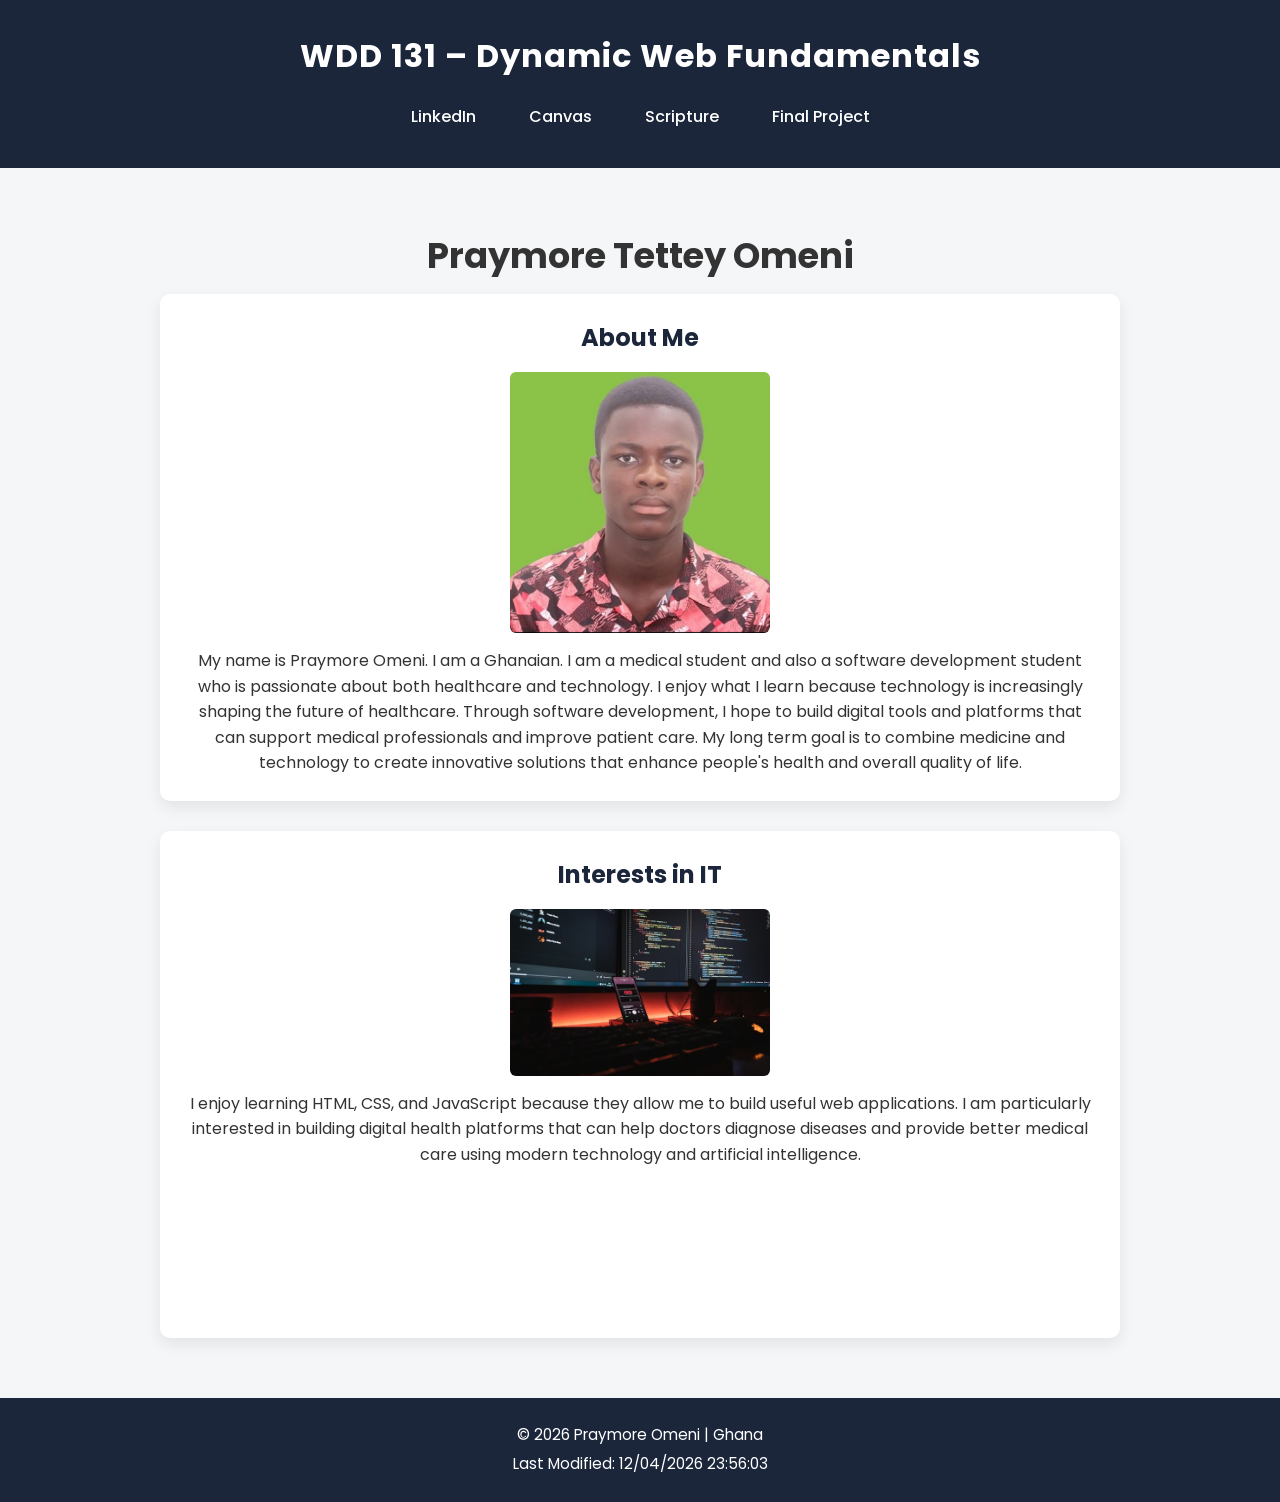
<file: index.html>
<!DOCTYPE html>
<html lang="en">

<head>
    <meta charset="UTF-8">
    <meta name="viewport" content="width=device-width, initial-scale=1.0">

    <title>WDD 131 – Dynamic Web Fundamentals – Praymore Omeni</title>

    <meta name="description" content="WDD 131 – Dynamic Web Fundamentals course landing page by Praymore Omeni. HTML, CSS, and JavaScript practice.">

    <meta name="author" content="Praymore Omeni">

    <link rel="stylesheet" href="styles/base.css">

    <link rel="preconnect" href="https://fonts.googleapis.com">
    <link rel="preconnect" href="https://fonts.gstatic.com" crossorigin>

    <link href="https://fonts.googleapis.com/css2?family=Poppins:wght@300;500;700&display=swap" rel="stylesheet">

    <script src="scripts/getdates.js" defer></script>

</head>

<body>
    <header>

        <span id="course-title">WDD 131 – Dynamic Web Fundamentals</span>

        <nav>
            <a href="https://linkedin.com">LinkedIn</a>
            <a href="https://byupw.instructure.com/">Canvas</a>
            <a href="https://www.churchofjesuschrist.org/study/scriptures/bofm/1-ne/3?lang=eng&id=p7#p7">Scripture</a>
            <a href="#">Final Project</a>
        </nav>

    </header>

    <main>

        <h1>Praymore Tettey Omeni</h1>
        <div class="cards">

            <section class="card">

                <h2>About Me</h2>

                <img src="images/passportphoto.jpeg" alt="Profile picture">

                <p>
                    My name is Praymore Omeni. I am a Ghanaian. I am a medical student and also a software development student who 
                    is passionate about both healthcare and technology. I enjoy what I learn because technology is 
                    increasingly shaping the future of healthcare. Through software development, I hope to 
                    build digital tools and platforms that can support medical professionals and improve patient 
                    care. My long term goal is to combine medicine and technology to create innovative solutions 
                    that enhance people's health and overall quality of life.

                </p>

            </section>

            <section class="card">

                <h2>Interests in IT</h2>

                <img src="images/interest.avif" alt="Technology">

                <p>
                I enjoy learning HTML, CSS, and JavaScript because they allow me to build useful web
                applications. I am particularly interested in building digital health platforms that
                can help doctors diagnose diseases and provide better medical care using modern
                technology and artificial intelligence.
                </p>

            </section>
        </div>
    </main>

    <footer>

        <p>
            © <span id="currentyear"></span> Praymore Omeni | Ghana
        </p>

        <p id="lastModified"></p>

    </footer>

</body>
</html>
</file>
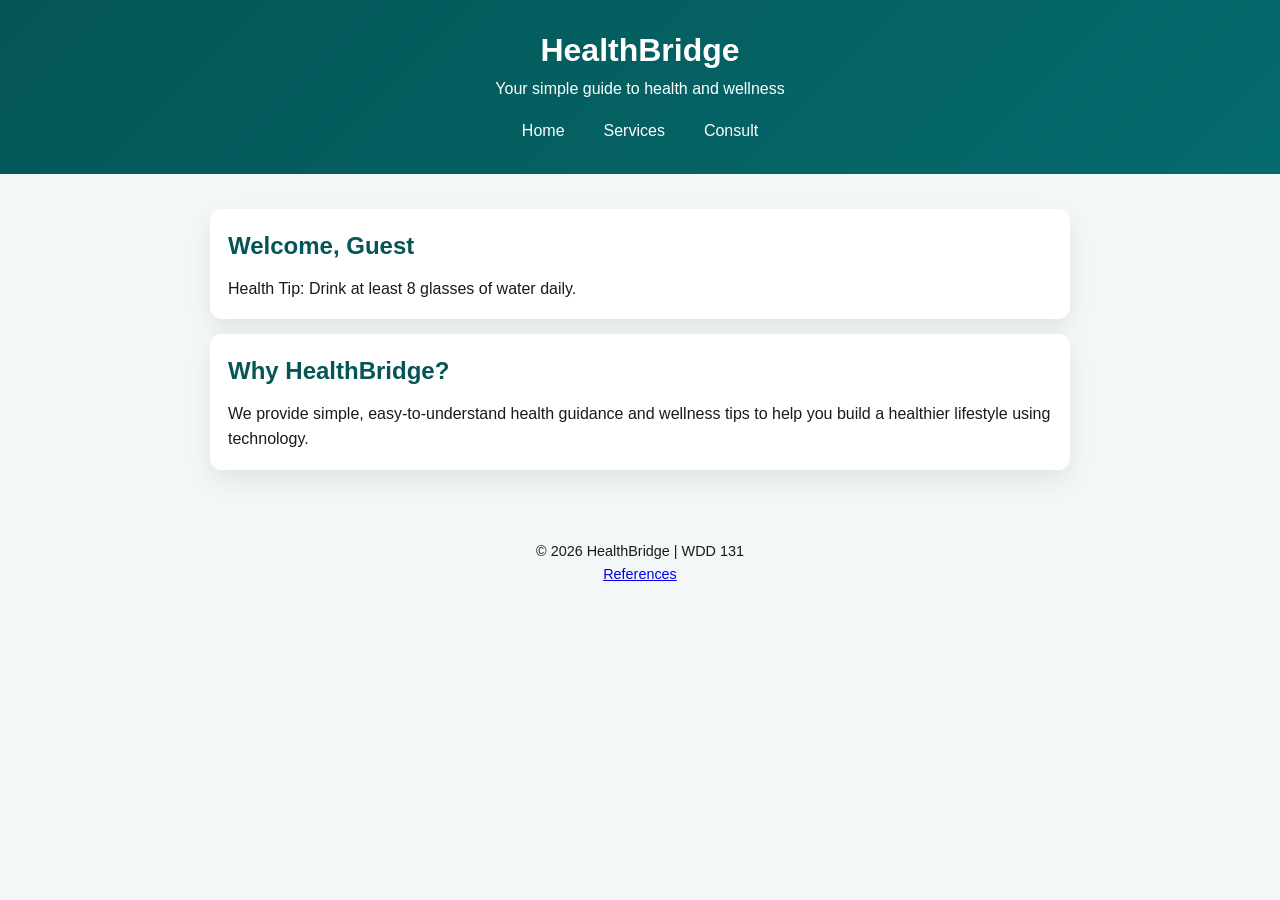
<file: project/index.html>
<!DOCTYPE html>
<html lang="en">
<head>
  <meta charset="UTF-8">
  <meta name="viewport" content="width=device-width, initial-scale=1.0">

  <title>HealthBridge | Home</title>

  <meta name="description" content="HealthBridge provides simple health guidance, wellness tips, and basic consultation support for a healthier lifestyle.">
  <meta name="author" content="Praymore Omeni">

  <link rel="stylesheet" href="styles/styles.css">
</head>

<body>

<header>
  <h1>HealthBridge</h1>
  <p>Your simple guide to health and wellness</p>

  <nav>
    <a href="index.html">Home</a>
    <a href="services.html">Services</a>
    <a href="contact.html">Consult</a>
  </nav>
</header>

<main>

  <section class="hero">
    <h2 id="greeting">Welcome</h2>
    <p id="tip">Loading today's health tip...</p>
  </section>

  <section class="info">
    <h2>Why HealthBridge?</h2>
    <p>
      We provide simple, easy-to-understand health guidance and wellness tips
      to help you build a healthier lifestyle using technology.
    </p>
  </section>

</main>

<footer>
  <p>&copy; 2026 HealthBridge | WDD 131</p>
  <p><a href="references.html">References</a></p>
  
</footer>

<script src="scripts/main.js"></script>

</body>
</html>
</file>
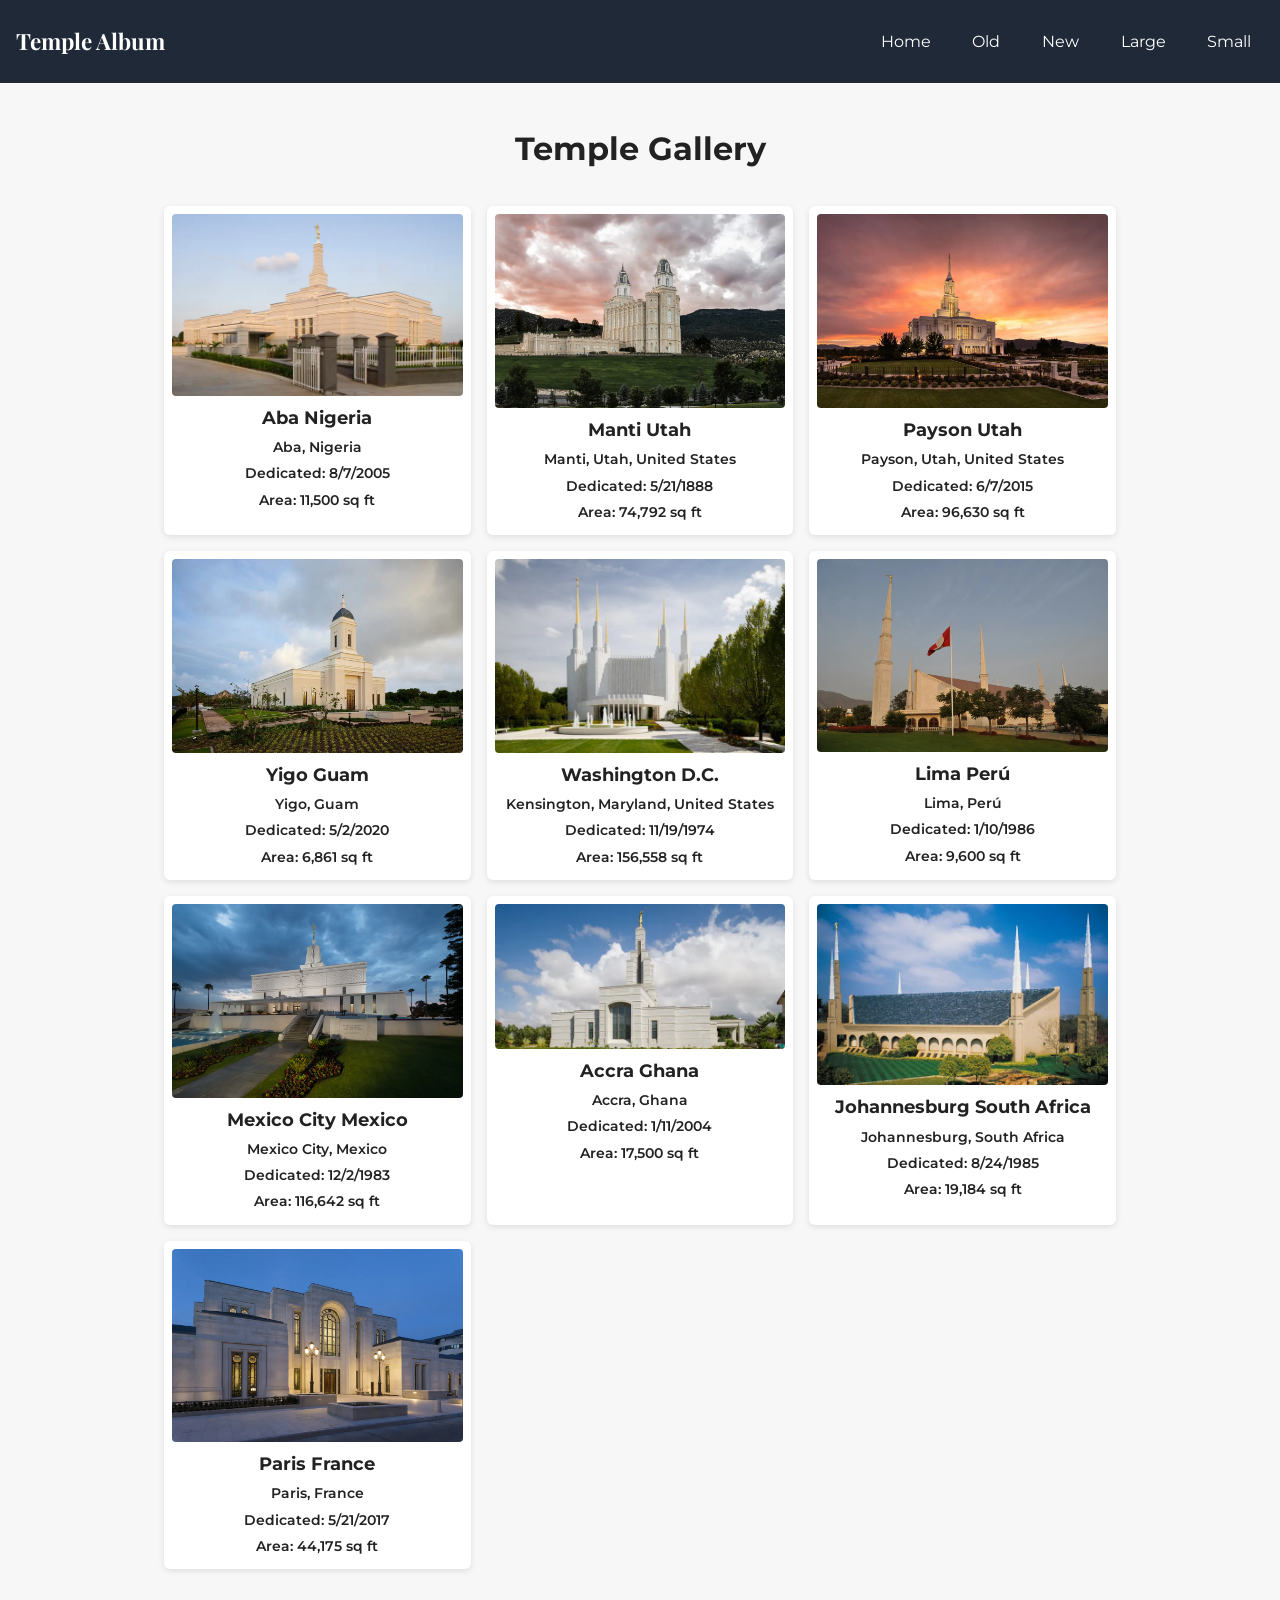
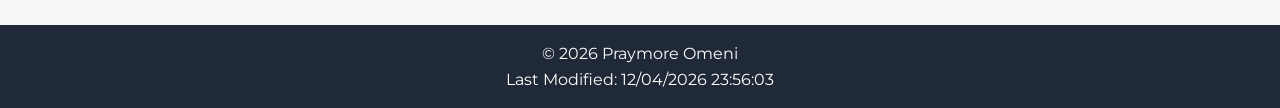
<file: filtered-temples.html>
<!DOCTYPE html>
<html lang="en">
    <head>
        <meta charset="UTF-8">
        <meta name="viewport" content="width=device-width, initial-scale=1.0">
        <meta name="author" content="Praymore Omeni">
        <meta name="description" content="A responsive temple picture album showcasing beautiful temples from around the world.">

        <title>Temple Album</title>

        <link rel="preconnect" href="https://fonts.googleapis.com">
        <link rel="preconnect" href="https://fonts.gstatic.com" crossorigin>

        <link href="https://fonts.googleapis.com/css2?family=Montserrat:wght@400;600&family=Playfair+Display:wght@500&display=swap" rel="stylesheet">

        <link rel="stylesheet" href="styles/filtered-temples.css">
        <link rel="stylesheet" href="styles/temples-large.css">

        <script src="scripts/filtered-temples.js" defer></script>

    </head>

    <body>

        <header>
            <div class="header-container">
            <h2 class="logo">Temple Album</h2>
            <button id="menu" aria-label="Menu">
            ☰
            </button>
            <nav>
                <a href="#">Home</a>
                <a href="#">Old</a>
                <a href="#">New</a>
                <a href="#">Large</a>
                <a href="#">Small</a>
            </nav>

            </div>
        </header>

        <main>
            <h1>Temple Gallery</h1>

            <div class="gallery"></div>
        </main>

        <footer>
            <p>© <span id="year"></span> Praymore Omeni</p>

            <p id="lastModified"></p>

        </footer>

    </body>
</html>
</file>
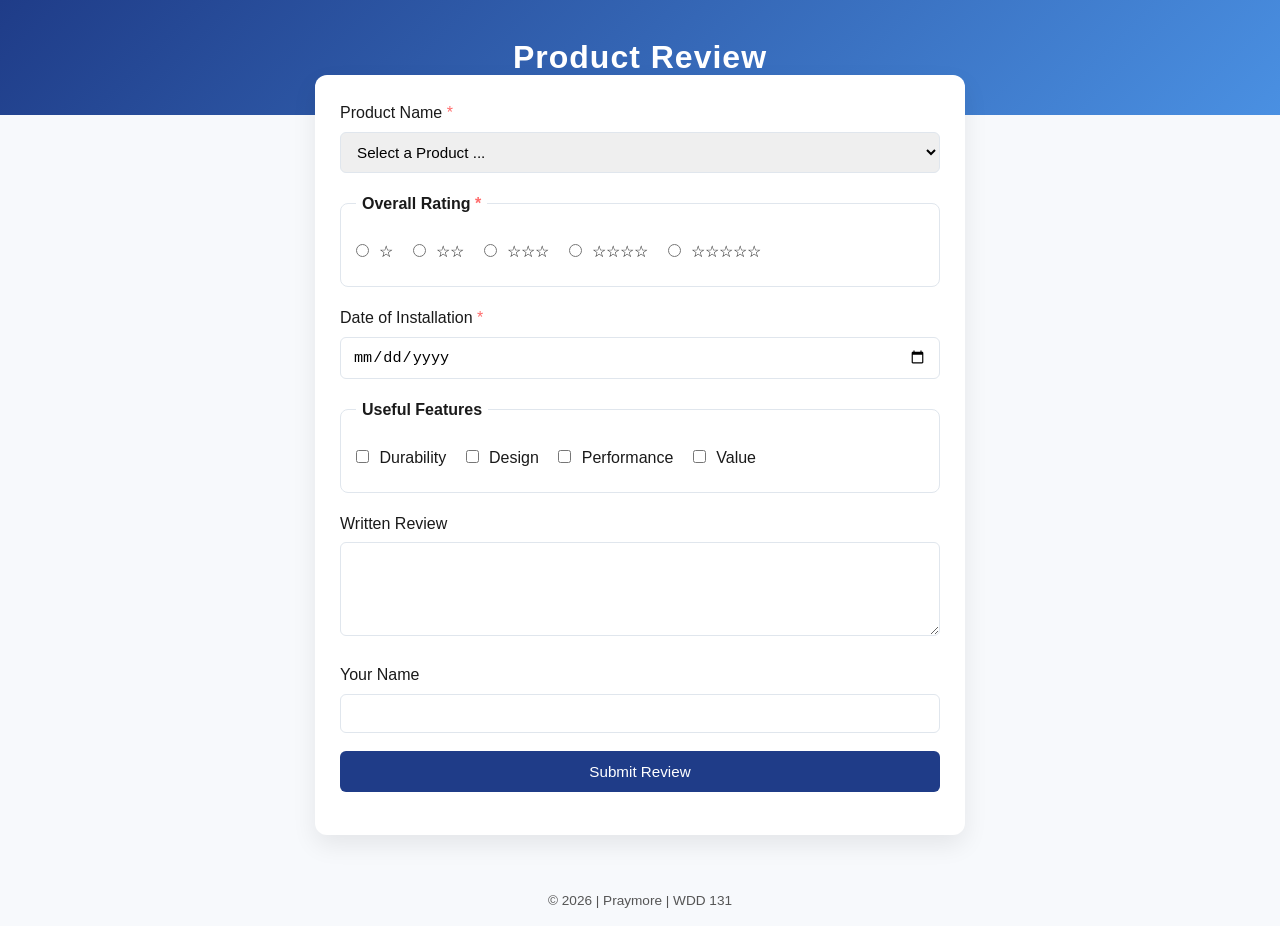
<file: form.html>
<!DOCTYPE html>
<html lang="en">
<head>
<meta charset="UTF-8">
<meta name="viewport" content="width=device-width, initial-scale=1.0">
<title>Product Review Form</title>
<meta name="description" content="Submit your product review easily using this simple and user friendly form to share your experience and feedback.">
<meta name="author" content="Praymore">
<link rel="stylesheet" href="./styles/form.css">
</head>

<body>

<header>
  <h1>Product Review</h1>
</header>

<main>
<form method="get" action="review.html" novalidate>

  <div class="form-group">
    <label for="product">Product Name <span class="required">*</span></label>
    <select id="product" name="product" required aria-required="true">
      <option value="" disabled selected>Select a Product ...</option>
    </select>
  </div>

  <fieldset class="form-group">
    <legend>Overall Rating <span class="required">*</span></legend>

    <input type="radio" id="rating1" name="rating" value="1" required>
    <label for="rating1">☆</label>

    <input type="radio" id="rating2" name="rating" value="2" required>
    <label for="rating2">☆☆</label>

    <input type="radio" id="rating3" name="rating" value="3" required>
    <label for="rating3">☆☆☆</label>

    <input type="radio" id="rating4" name="rating" value="4" required>
    <label for="rating4">☆☆☆☆</label>

    <input type="radio" id="rating5" name="rating" value="5" required>
    <label for="rating5">☆☆☆☆☆</label>

  </fieldset>

  <div class="form-group">
    <label for="date">Date of Installation <span class="required">*</span></label>
    <input type="date" id="date" name="date" required aria-required="true">
  </div>

  <fieldset class="form-group">
    <legend>Useful Features</legend>

    <input type="checkbox" id="durability" name="features" value="Durability">
    <label for="durability">Durability</label>

    <input type="checkbox" id="design" name="features" value="Design">
    <label for="design">Design</label>

    <input type="checkbox" id="performance" name="features" value="Performance">
    <label for="performance">Performance</label>

    <input type="checkbox" id="value" name="features" value="Value">
    <label for="value">Value</label>

  </fieldset>

  <div class="form-group">
    <label for="review">Written Review</label>
    <textarea id="review" name="review" rows="4"></textarea>
  </div>

  <div class="form-group">
    <label for="username">Your Name</label>
    <input type="text" id="username" name="username">
  </div>

  <div class="form-group">
    <input type="submit" value="Submit Review">
  </div>

</form>
</main>

<footer>
  <p>&copy; 2026 | Praymore | WDD 131</p>
</footer>

<script src="./scripts/form.js"></script>
</body>
</html>
</file>
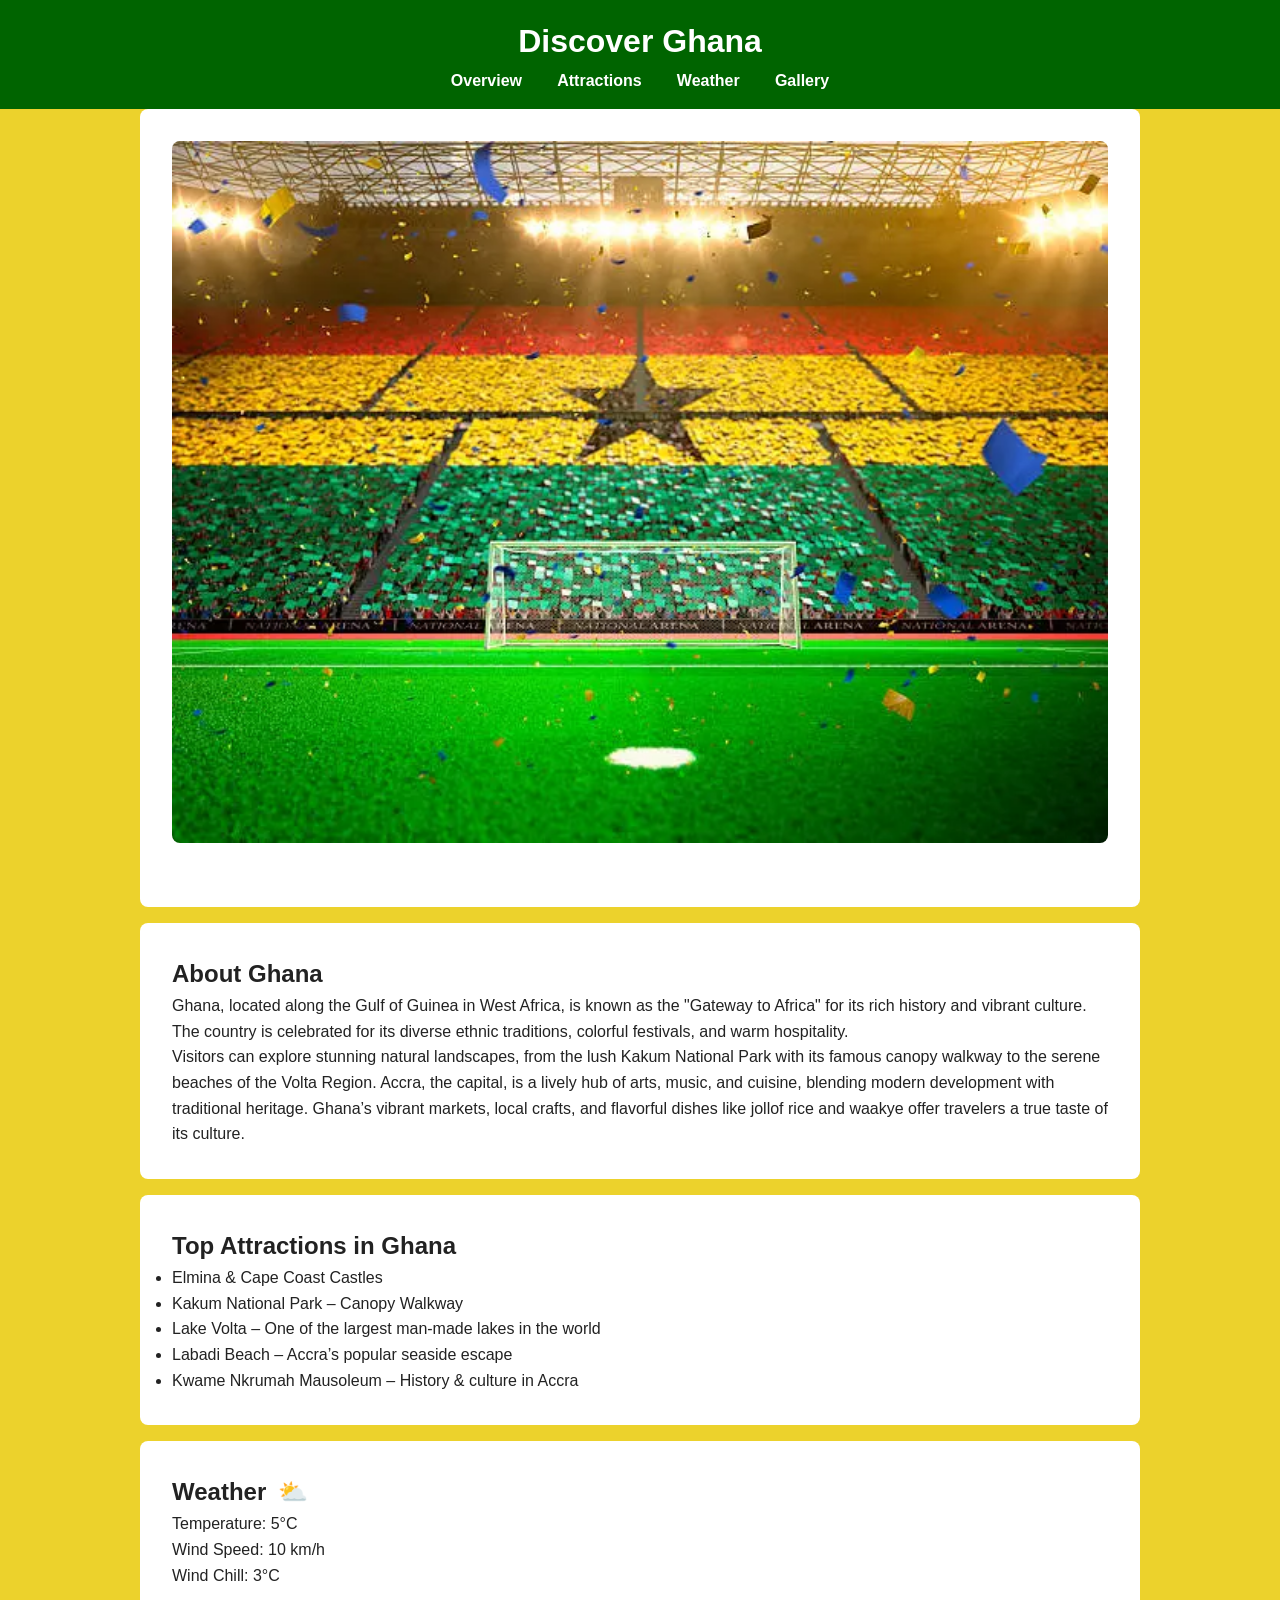
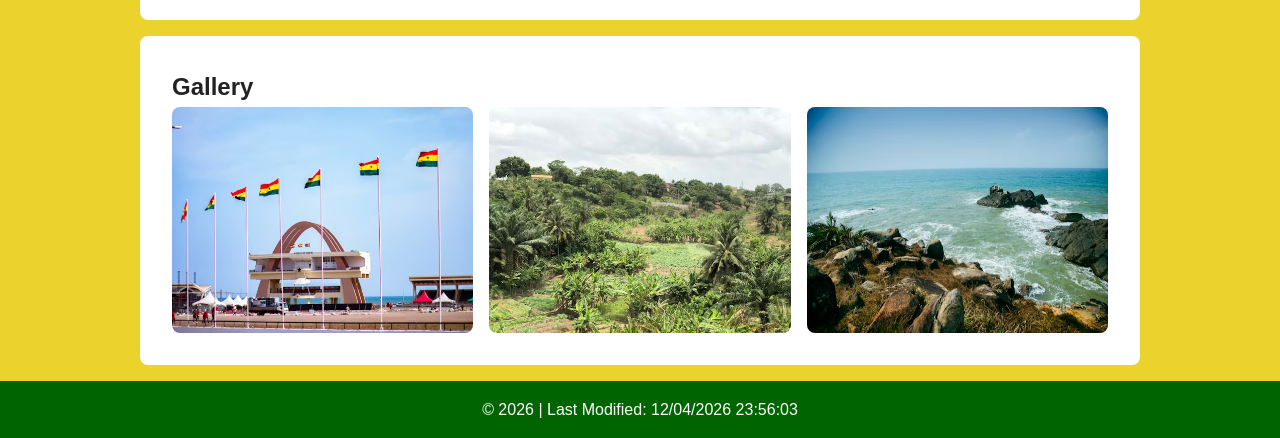
<file: place.html>
<!DOCTYPE html>
<html lang="en">
<head>
  <meta charset="UTF-8">
  <meta name="viewport" content="width=device-width, initial-scale=1.0">
  <meta name="description" content="Discover Ghana: history, culture, attractions, weather, and travel tips.">
  <meta name="author" content="Praymore Omeni">
  <title>Discover Ghana</title>
  <link rel="stylesheet" href="styles/style.css">
</head>
<body>
  
  <header>
    <h1>Discover Ghana</h1>
    <nav>
      <ul>
        <li><a href="#overview" class="menu">Overview</a></li>
        <li><a href="#attractions" class="menu">Attractions</a></li>
        <li><a href="#weather" class="menu">Weather</a></li>
        <li><a href="#gallery" class="menu">Gallery</a></li>
      </ul>
    </nav>
  </header>

  <main>
    <section id="hero">
      <picture>
        <source srcset="images/hero-small.webp" media="(max-width: 500px)">
        <source srcset="images/hero-medium.webp" media="(max-width: 1000px)">
        <img src="images/hero-large.avif" alt="Beautiful landscape of Ghana" width="960" height="250">
      </picture>
    </section>

    
    <section id="overview">
      <h2>About Ghana</h2>
      <p>Ghana, located along the Gulf of Guinea in West Africa, is known as the "Gateway to Africa" for its rich history and vibrant culture. The country is celebrated for its diverse ethnic traditions, colorful festivals, and warm hospitality.</p>
      <p>Visitors can explore stunning natural landscapes, from the lush Kakum National Park with its famous canopy walkway to the serene beaches of the Volta Region. Accra, the capital, is a lively hub of arts, music, and cuisine, blending modern development with traditional heritage. Ghana’s vibrant markets, local crafts, and flavorful dishes like jollof rice and waakye offer travelers a true taste of its culture.</p>
    </section>

    
    <section id="attractions">
      <h2>Top Attractions in Ghana</h2>
      <ul>
        <li>Elmina & Cape Coast Castles</li>
        <li>Kakum National Park – Canopy Walkway</li>
        <li>Lake Volta – One of the largest man-made lakes in the world</li>
        <li>Labadi Beach – Accra’s popular seaside escape</li>
        <li>Kwame Nkrumah Mausoleum – History & culture in Accra</li>
      </ul>
    </section>


    <section id="weather">
      <h2>Weather <span class="weather-icon"></span></h2>
      <div class="weather-svg">
        <img src="images/weather-icons.svg" alt="Weather Icon">
      </div>
      <div class="weather-details">
        <p>Temperature: <span id="temperature">5°C</span></p>
        <p>Wind Speed: <span id="windSpeed">10 km/h</span></p>
        <p>Wind Chill: <span id="windChill"></span></p>
      </div>
  
    </section>

    <section id="gallery">
      <h2>Gallery</h2>
      <div class="gallery-container">
        <img src="images/scenic.avif" alt="Scenic view 1 of Ghana">
        <img src="images/scenic2.avif" alt="Scenic view 2 of Ghana">
        <img src="images/scenic3.avif" alt="Scenic view 3 of Ghana">
      </div>
    </section>
  </main>

  <footer>
    <p>© <span id="currentYear"></span> | Last Modified: <span id="lastModified"></span></p>
  </footer>
  <script src="scripts/script.js" defer></script>
</body>
</html>
</file>
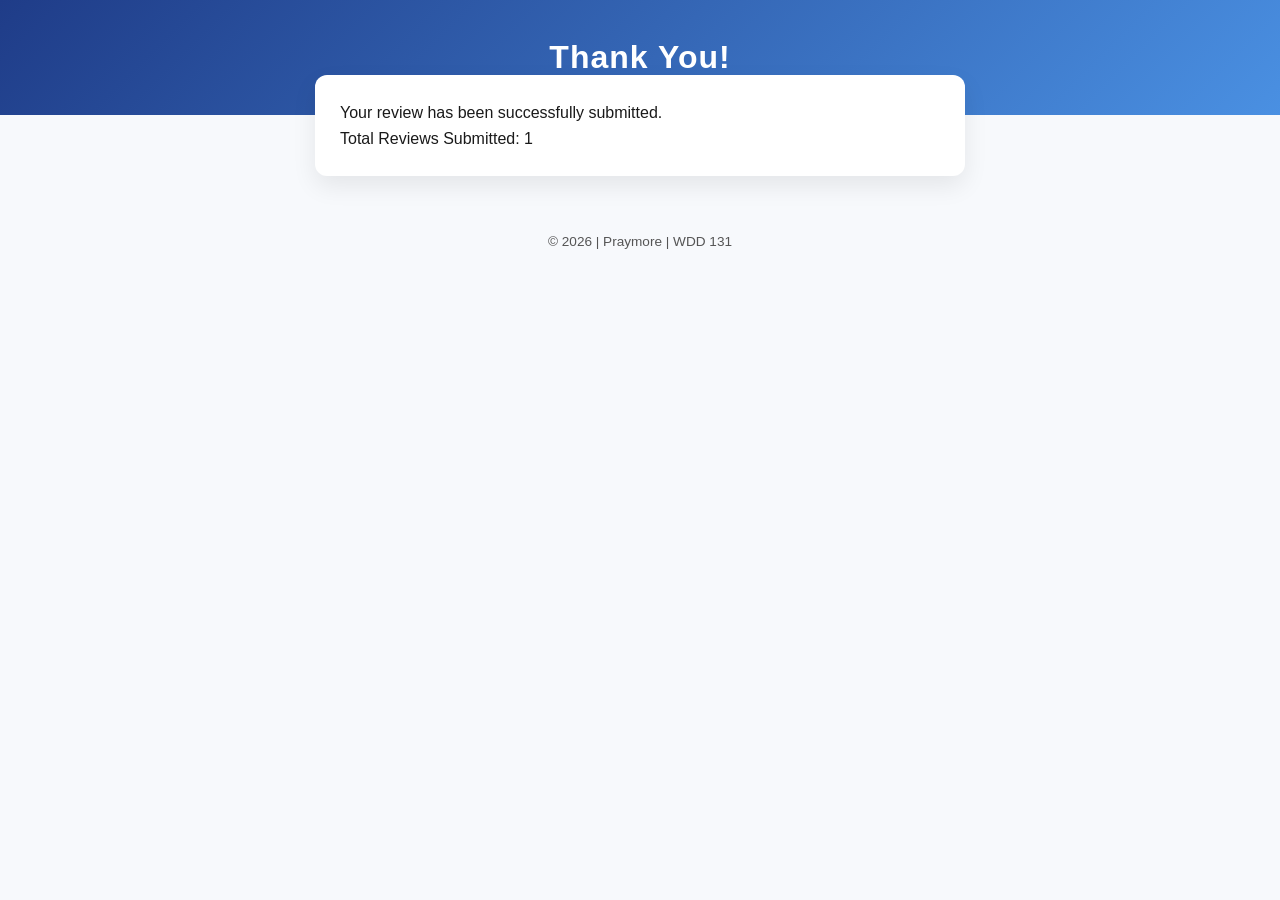
<file: review.html>
<!DOCTYPE html>
<html lang="en">
<head>
<meta charset="UTF-8">
<meta name="viewport" content="width=device-width, initial-scale=1.0">
<title>Review Submitted</title>
<meta name="description" content="Review submission confirmation">
<link rel="stylesheet" href="./styles/form.css">
</head>

<body>

<header>
  <h1>Thank You!</h1>
</header>

<main>
  <p>Your review has been successfully submitted.</p>
  <p id="counter"></p>
</main>

<footer>
  <p>&copy; 2026 | Praymore | WDD 131</p>
</footer>

<script>
let count = localStorage.getItem("reviewCount");

if (!count) {
  count = 0;
}

count++;

localStorage.setItem("reviewCount", count);

document.getElementById("counter").textContent =
  "Total Reviews Submitted: " + count;
</script>

</body>
</html>
</file>
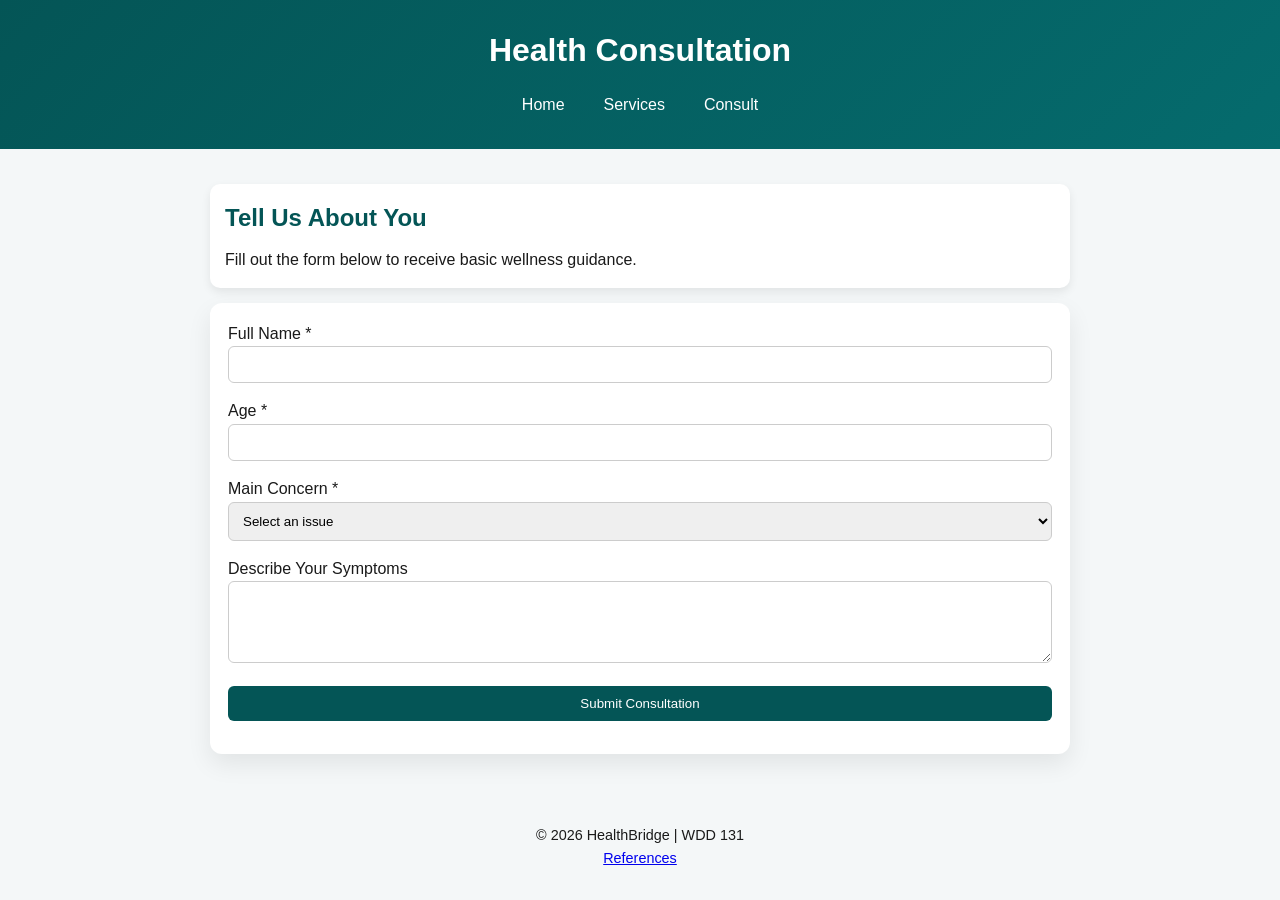
<file: project/contact.html>
<!DOCTYPE html>
<html lang="en">
<head>
  <meta charset="UTF-8">
  <meta name="viewport" content="width=device-width, initial-scale=1.0">

  <title>HealthBridge | Consultation</title>

  <meta name="description" content="Submit your health concerns and receive simple wellness guidance from HealthBridge.">
  <meta name="author" content="Praymore Omeni">

  <link rel="stylesheet" href="styles/styles.css">
</head>

<body>

<header>
  <h1>Health Consultation</h1>

  <nav>
    <a href="index.html">Home</a>
    <a href="services.html">Services</a>
    <a href="contact.html">Consult</a>
  </nav>
</header>

<main>

  <section class="intro">
    <h2>Tell Us About You</h2>
    <p>Fill out the form below to receive basic wellness guidance.</p>
  </section>

  <form id="consultForm" action="review.html" method="get">

    <div class="form-group">
      <label for="name">Full Name *</label>
      <input type="text" id="name" name="name" required>
    </div>

    <div class="form-group">
      <label for="age">Age *</label>
      <input type="number" id="age" name="age" required min="1">
    </div>

    <div class="form-group">
      <label for="condition">Main Concern *</label>
      <select id="condition" name="condition" required>
        <option value="" disabled selected>Select an issue</option>
        <option value="headache">Headache</option>
        <option value="fatigue">Fatigue</option>
        <option value="fever">Fever</option>
        <option value="nutrition">Nutrition</option>
      </select>
    </div>

    <div class="form-group">
      <label for="details">Describe Your Symptoms</label>
      <textarea id="details" name="details" rows="4"></textarea>
    </div>

    <div class="form-group">
      <button type="submit">Submit Consultation</button>
    </div>

  </form>

</main>

<footer>
  <p>&copy; 2026 HealthBridge | WDD 131</p>
  <p><a href="references.html">References</a></p>
</footer>

<script src="scripts/contact.js"></script>

</body>
</html>
</file>
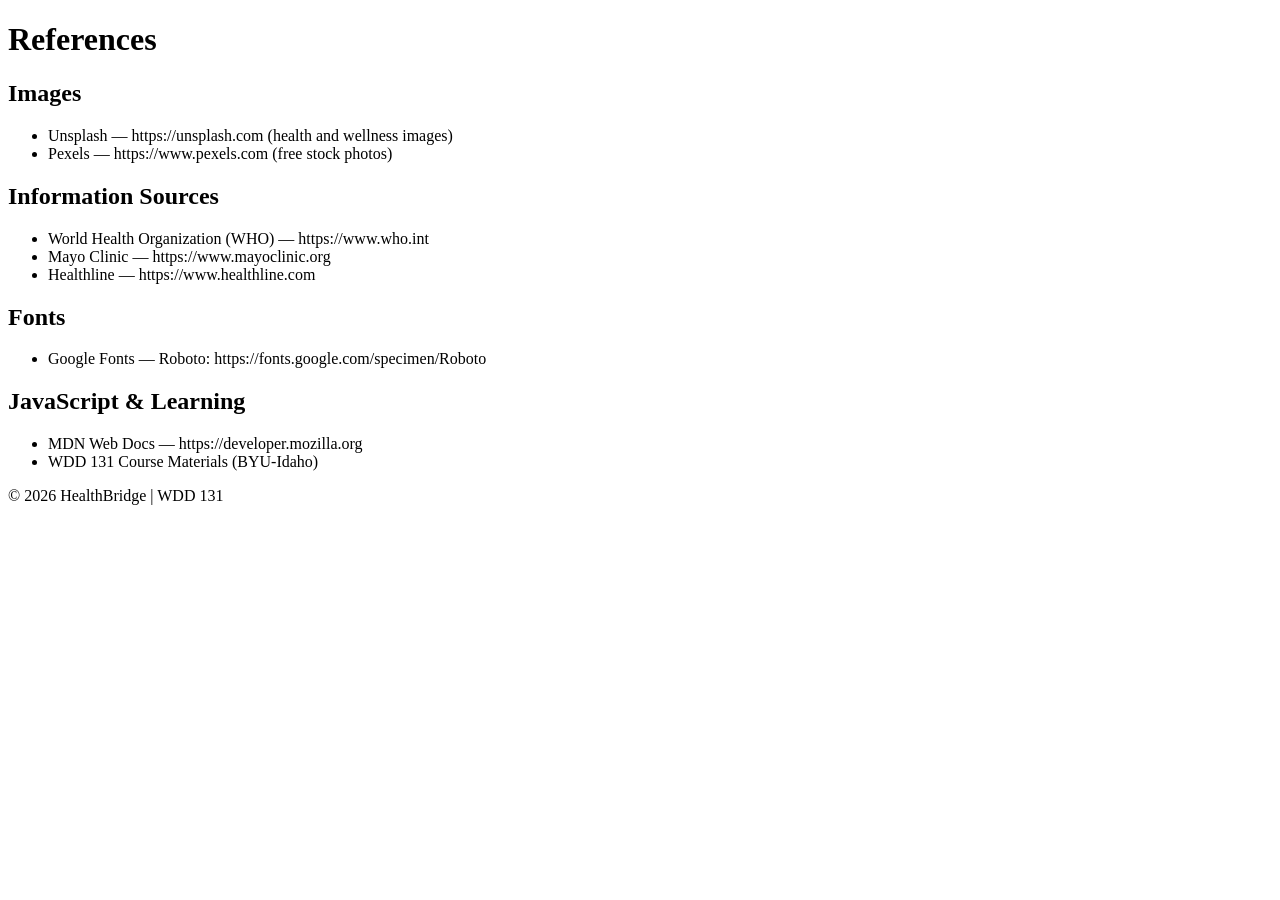
<file: project/references.html>
<!DOCTYPE html>
<html lang="en">
<head>
  <meta charset="UTF-8">
  <meta name="viewport" content="width=device-width, initial-scale=1.0">

  <title>HealthBridge | References</title>

  <meta name="description" content="References and sources used in the HealthBridge website project.">
  <meta name="author" content="Praymore Omeni">
</head>

<body>

<header>
  <h1>References</h1>
</header>

<main>

  <section>
    <h2>Images</h2>
    <ul>
      <li>Unsplash — https://unsplash.com (health and wellness images)</li>
      <li>Pexels — https://www.pexels.com (free stock photos)</li>
    </ul>
  </section>

  <section>
    <h2>Information Sources</h2>
    <ul>
      <li>World Health Organization (WHO) — https://www.who.int</li>
      <li>Mayo Clinic — https://www.mayoclinic.org</li>
      <li>Healthline — https://www.healthline.com</li>
    </ul>
  </section>

  <section>
    <h2>Fonts</h2>
    <ul>
      <li>Google Fonts — Roboto: https://fonts.google.com/specimen/Roboto</li>
    </ul>
  </section>

  <section>
    <h2>JavaScript & Learning</h2>
    <ul>
      <li>MDN Web Docs — https://developer.mozilla.org</li>
      <li>WDD 131 Course Materials (BYU-Idaho)</li>
    </ul>
  </section>

</main>

<footer>
  <p>&copy; 2026 HealthBridge | WDD 131</p>
</footer>

</body>
</html>
</file>
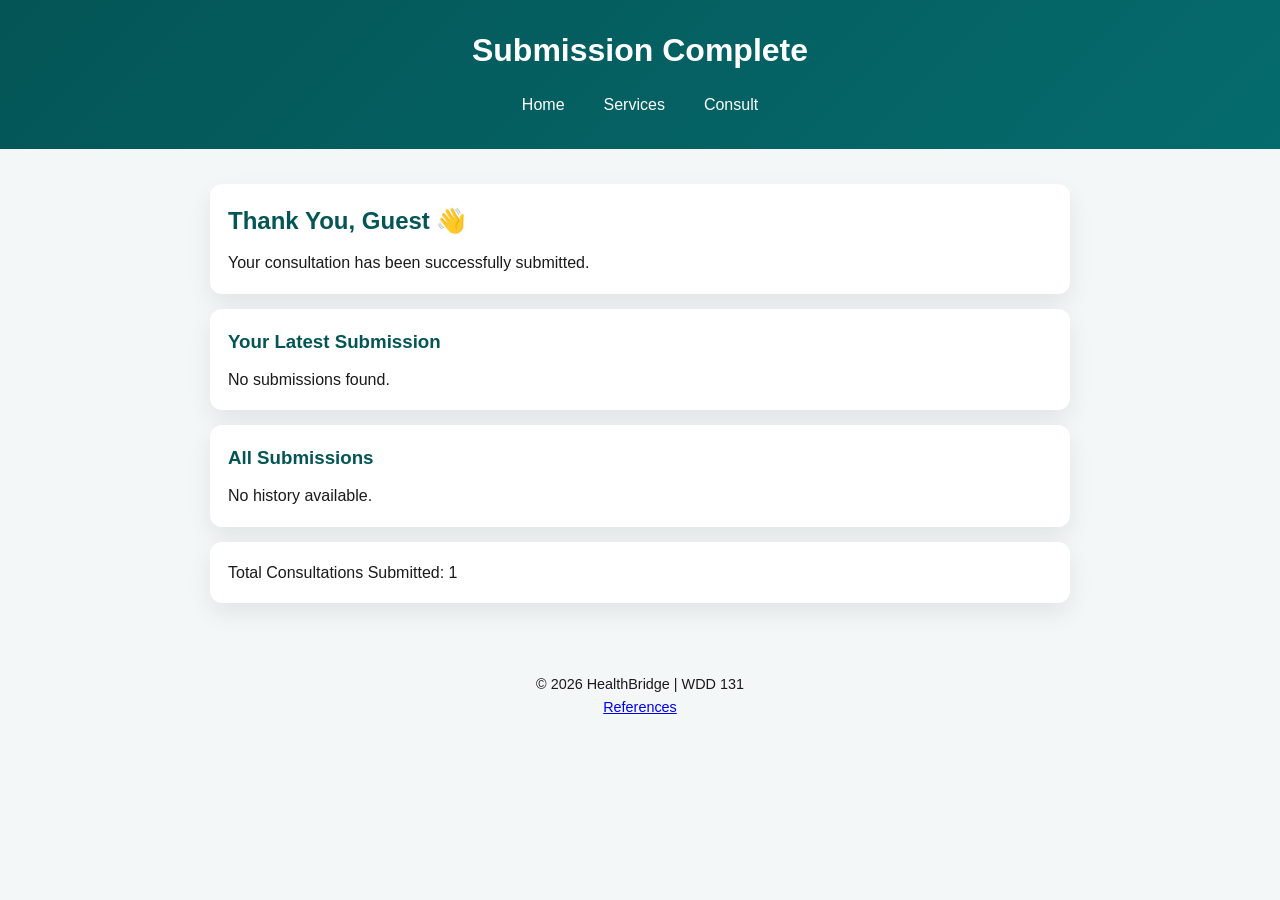
<file: project/review.html>
<!DOCTYPE html>
<html lang="en">
<head>
  <meta charset="UTF-8">
  <meta name="viewport" content="width=device-width, initial-scale=1.0">

  <title>HealthBridge | Submission Review</title>

  <meta name="description" content="Review your submitted health consultation details on HealthBridge.">
  <meta name="author" content="Praymore Omeni">

  <link rel="stylesheet" href="styles/styles.css">
</head>

<body>

<header>
  <h1>Submission Complete</h1>

  <nav>
    <a href="index.html">Home</a>
    <a href="services.html">Services</a>
    <a href="contact.html">Consult</a>
  </nav>
</header>

<main>

  <section class="card">
    <h2>Thank You, <span id="userName">Guest</span> 👋</h2>
    <p>Your consultation has been successfully submitted.</p>
  </section>

  <section class="card">
    <h3>Your Latest Submission</h3>
    <div id="latest"></div>
  </section>

  <section class="card">
    <h3>All Submissions</h3>
    <div id="history"></div>
  </section>

  <section class="card">
    <p id="counter"></p>
  </section>

</main>

<footer>
  <p>&copy; 2026 HealthBridge | WDD 131</p>
  <p><a href="references.html">References</a></p>
</footer>

<script src="scripts/review.js"></script>

</body>
</html>
</file>
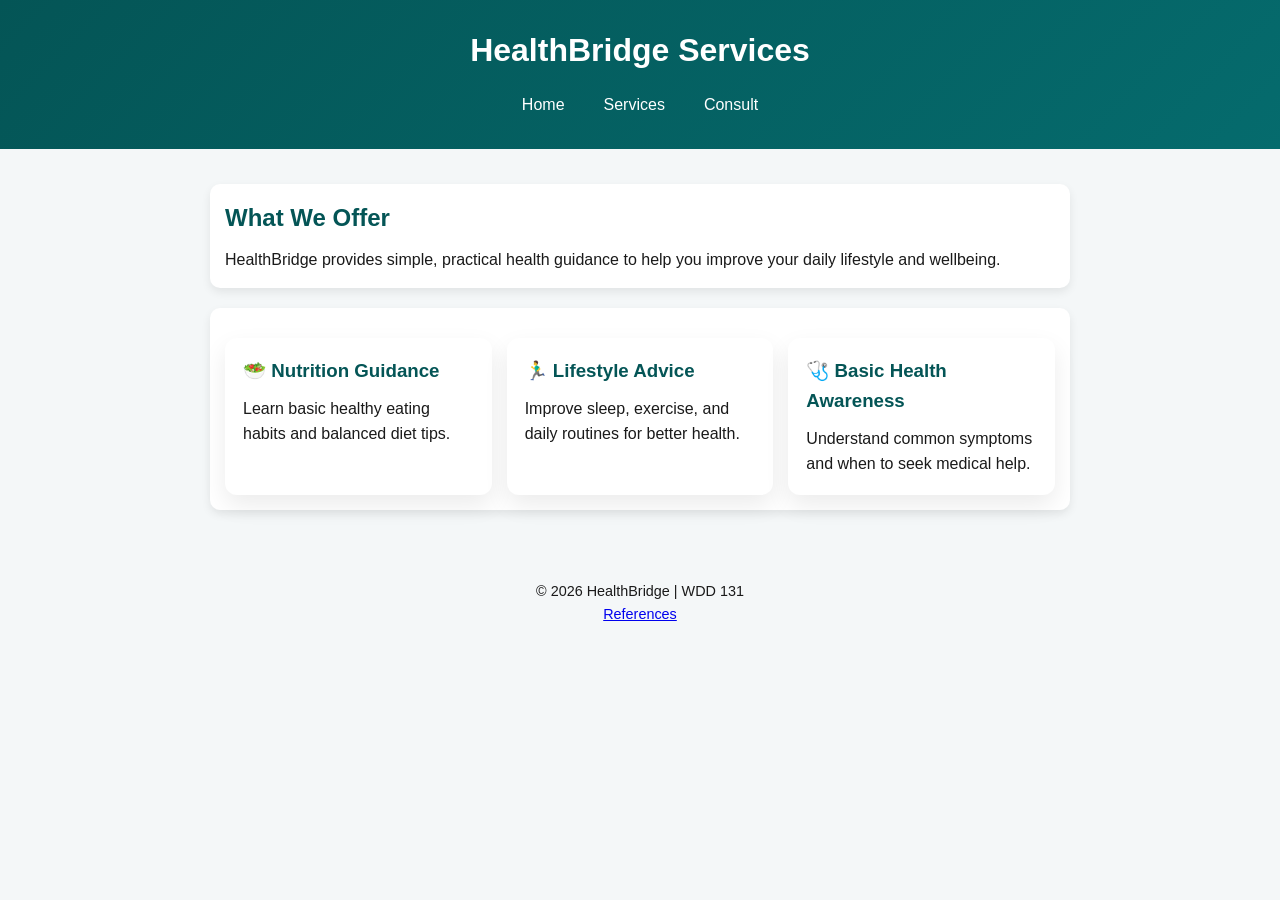
<file: project/services.html>
<!DOCTYPE html>
<html lang="en">
<head>
  <meta charset="UTF-8">
  <meta name="viewport" content="width=device-width, initial-scale=1.0">

  <title>HealthBridge | Services</title>

  <meta name="description" content="Explore HealthBridge services including wellness guidance, nutrition advice, and lifestyle support.">
  <meta name="author" content="Praymore Omeni">

  <link rel="stylesheet" href="styles/styles.css">
</head>

<body>

<header>
  <h1>HealthBridge Services</h1>

  <nav>
    <a href="index.html">Home</a>
    <a href="services.html">Services</a>
    <a href="contact.html">Consult</a>
  </nav>
</header>

<main>

  <section class="intro">
    <h2>What We Offer</h2>
    <p>
      HealthBridge provides simple, practical health guidance to help you
      improve your daily lifestyle and wellbeing.
    </p>
  </section>

  <section class="cards" id="servicesContainer">
    <!-- JS will inject service cards here -->
  </section>

</main>

<footer>
  <p>&copy; 2026 HealthBridge | WDD 131</p>
  <p><a href="references.html">References</a></p>
</footer>

<script src="scripts/services.js"></script>

</body>
</html>
</file>
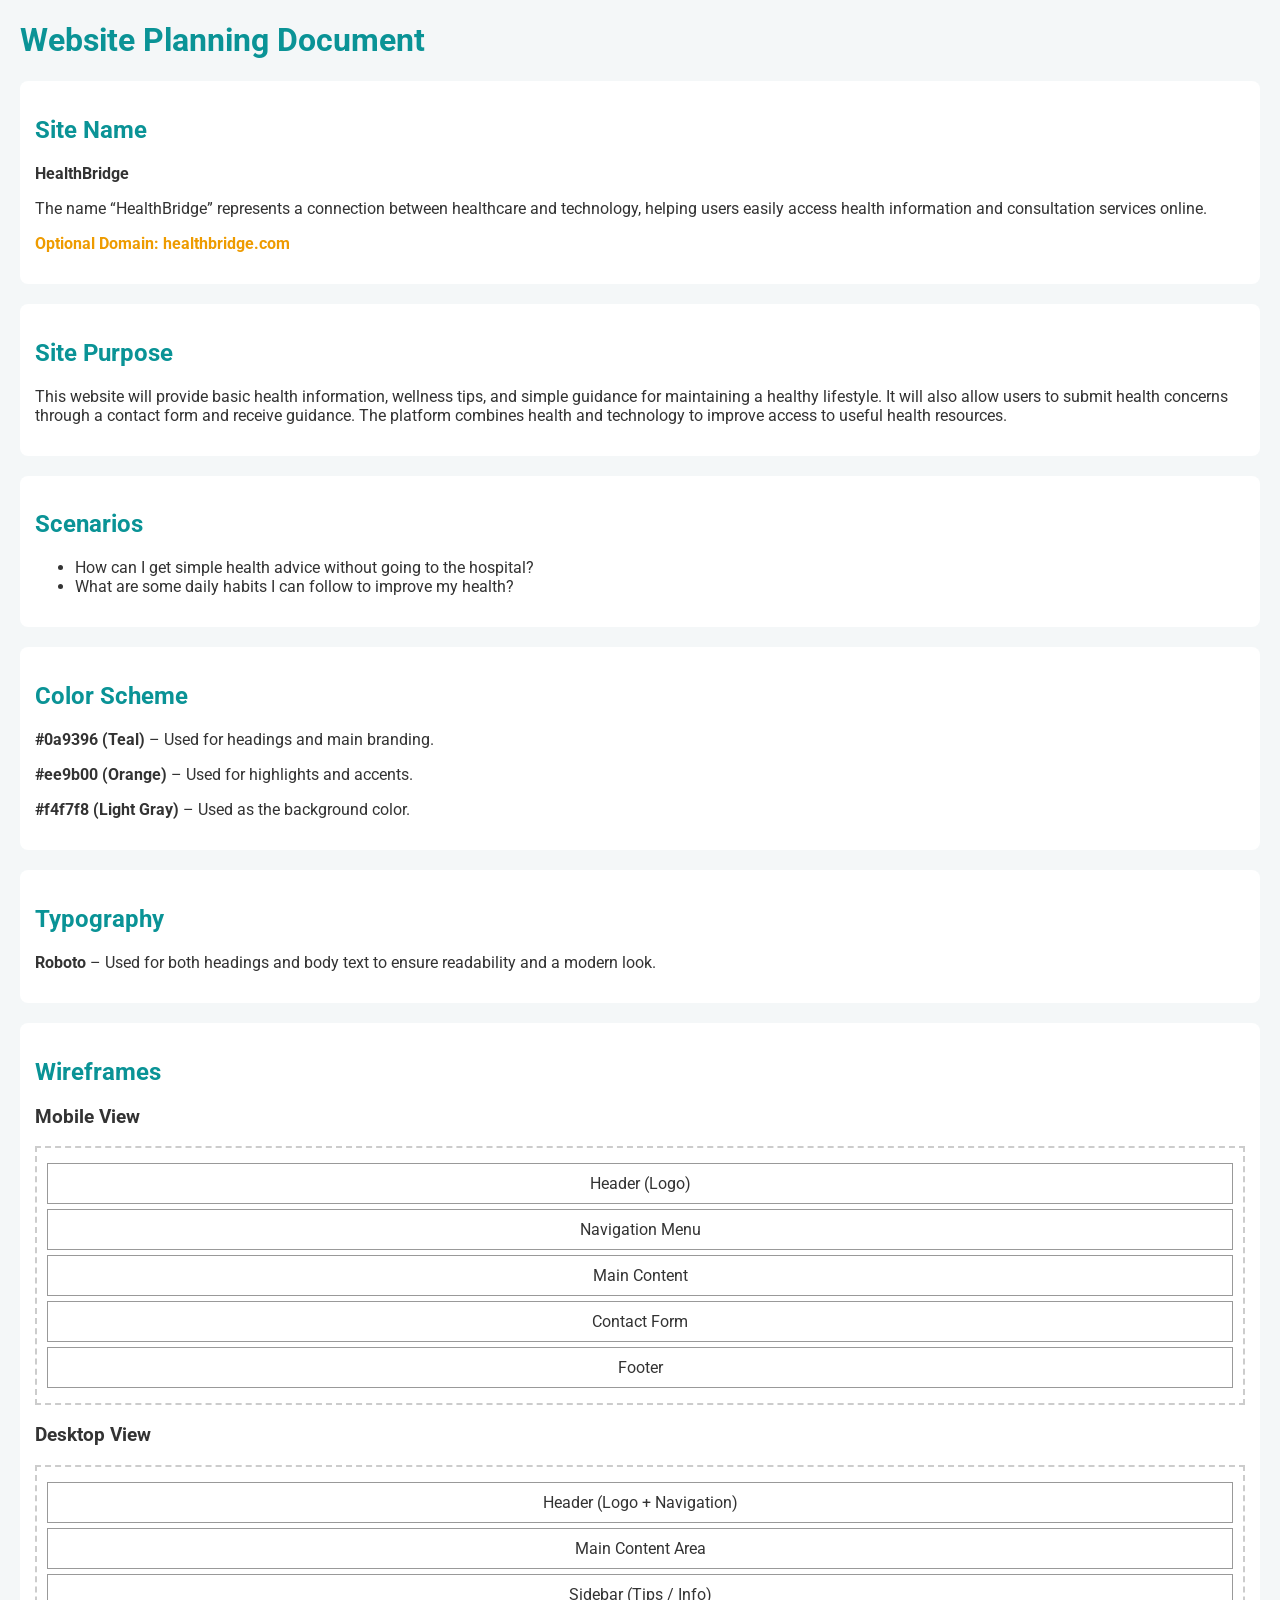
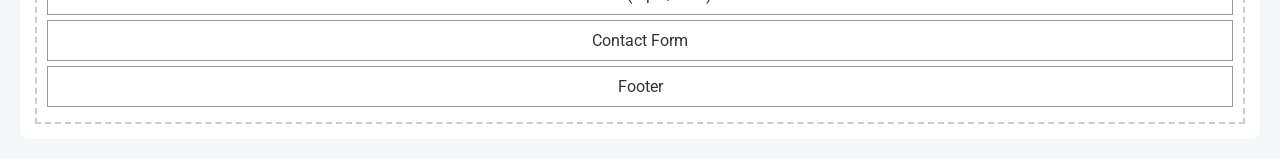
<file: project/siteplan.html>
<!DOCTYPE html>
<html lang="en">
<head>
    <meta charset="UTF-8">
    <meta name="viewport" content="width=device-width, initial-scale=1.0">
    <meta name="description" content="Health Consultation and Wellness website providing tips, guidance, and basic health information for maintaining a healthy lifestyle.">
    <meta name="author" content="Praymore Omeni">
    <title>Health Consultation and Wellness</title>
    <link rel="preconnect" href="https://fonts.googleapis.com">
    <link rel="preconnect" href="https://fonts.gstatic.com" crossorigin>
    <link href="https://fonts.googleapis.com/css2?family=Roboto:wght@400;700&display=swap" rel="stylesheet">
    <link rel="stylesheet" href="styles.css">
</head>
<body>

    <h1>Website Planning Document</h1>

    <section>
        <h2>Site Name</h2>
        <p><strong>HealthBridge</strong></p>
        <p>
            The name “HealthBridge” represents a connection between healthcare and technology,
            helping users easily access health information and consultation services online.
        </p>
        <p class="accent">Optional Domain: healthbridge.com</p>
    </section>

    <section>
        <h2>Site Purpose</h2>
        <p>
            This website will provide basic health information, wellness tips, and simple
            guidance for maintaining a healthy lifestyle. It will also allow users to submit
            health concerns through a contact form and receive guidance. The platform combines
            health and technology to improve access to useful health resources.
        </p>
    </section>

    <section>
        <h2>Scenarios</h2>
        <ul>
            <li>How can I get simple health advice without going to the hospital?</li>
            <li>What are some daily habits I can follow to improve my health?</li>
        </ul>
    </section>

    <section>
        <h2>Color Scheme</h2>
        <p><strong>#0a9396 (Teal)</strong> – Used for headings and main branding.</p>
        <p><strong>#ee9b00 (Orange)</strong> – Used for highlights and accents.</p>
        <p><strong>#f4f7f8 (Light Gray)</strong> – Used as the background color.</p>
    </section>

    <section>
        <h2>Typography</h2>
        <p><strong>Roboto</strong> – Used for both headings and body text to ensure readability and a modern look.</p>
    </section>

    <section>
        <h2>Wireframes</h2>

        <h3>Mobile View</h3>
        <div class="wireframe">
            <div class="box">Header (Logo)</div>
            <div class="box">Navigation Menu</div>
            <div class="box">Main Content</div>
            <div class="box">Contact Form</div>
            <div class="box">Footer</div>
        </div>

        <h3>Desktop View</h3>
        <div class="wireframe">
            <div class="box">Header (Logo + Navigation)</div>
            <div class="box">Main Content Area</div>
            <div class="box">Sidebar (Tips / Info)</div>
            <div class="box">Contact Form</div>
            <div class="box">Footer</div>
        </div>
    </section>

</body>
</html>
</file>
<file: styles/base.css>
*{
margin:0;
padding:0;
box-sizing:border-box;
}

body{
font-family:"Poppins", sans-serif;;
background:#f4f6f8;
color:#333;
line-height:1.6;
}


header{
background:#1b263b;
color:white;
text-align:center;
padding:30px 20px;
}

#course-title{
display:block;
font-size:2rem;
font-weight:700;
margin-bottom:15px;
letter-spacing:1px;
}


nav{
display:flex;
justify-content:center;
gap:25px;
flex-wrap:wrap;
}

nav a{
text-decoration:none;
color:white;
font-weight:500;
padding:8px 14px;
border-radius:5px;
transition:all 0.3s ease;
}

nav a:hover{
background:#e63946;
}


main{
max-width:1000px;
margin:40px auto;
padding:20px;
}

.cards{
    display:grid;
    grid-template-rows:1fr 1fr;
    gap:30px;

}

h1{
grid-column:1/3;
text-align:center;
font-size:2.2rem;
margin-bottom:10px;
font-family:"Poppins", sans-serif;
}


.card{
background:white;
padding:25px;
border-radius:10px;
box-shadow:0 6px 15px rgba(0,0,0,0.08);
text-align:center;
transition:transform 0.3s ease;
}

.card:hover{
transform:translateY(-6px);
}

.card h2{
margin-bottom:10px;
color:#1b263b;
}

.card img{
width:100%;
max-width:260px;
border-radius:6px;
margin:15px auto;
display:block;
}


footer{
text-align:center;
background:#1b263b;
color:white;
padding:20px;
margin-top:40px;
font-size:0.95rem;
}

footer p{
margin:5px 0;
}
</file>
<file: project/styles/styles.css>
:root {
  --primary: #045556;
  --secondary: #ee9b00;
  --background: #f4f7f8;
  --text: #1a1a1a;
  --card: #ffffff;

  --radius: 12px;
  --shadow: 0 10px 25px rgba(0,0,0,0.08);
  --transition: 0.25s ease;
}

* {
  margin: 0;
  padding: 0;
  box-sizing: border-box;
}

body {
  font-family: "Roboto", sans-serif;
  background: var(--background);
  color: var(--text);
  scroll-behavior: smooth;
  line-height: 1.6;
}

a {
  transition: 0.2s ease;
}

a:hover {
  opacity: 0.8;
}

/* HEADER */
header {
  background: linear-gradient(135deg, var(--primary), #056b6d);
  color: white;
  text-align: center;
  padding: 25px 15px;
}

nav {
  margin-top: 10px;
  display: flex;
  justify-content: center;
  flex-wrap: wrap;
  gap: 15px;
}

nav a {
  color: white;
  text-decoration: none;
  font-weight: 500;
  padding: 6px 12px;
  border-radius: 6px;
  transition: var(--transition);
}

nav a:hover {
  background: rgba(255,255,255,0.15);
}

/* MAIN */
main {
  max-width: 900px;
  margin: auto;
  padding: 20px;
}

.card,
.hero,
.info,
form,
main section {
  background: var(--card);
  border-radius: var(--radius);
  box-shadow: var(--shadow);
  padding: 18px;
  margin-top: 15px;
  transition: var(--transition);
}

.card:hover {
  transform: translateY(-4px);
}

/* FOOTER */
footer {
  text-align: center;
  padding: 20px;
  margin-top: 30px;
  font-size: 0.9rem;
}

/* FORM STYLING */
.form-group {
  margin-bottom: 15px;
}

input, select, textarea {
  width: 100%;
  padding: 10px;
  border: 1px solid #ccc;
  border-radius: 6px;
}

button {
  background: var(--primary);
  color: white;
  padding: 10px;
  border: none;
  width: 100%;
  border-radius: 6px;
  cursor: pointer;
}

button:hover {
  background: var(--secondary);
}

/* SERVICES SECTION */
.cards {
  display: grid;
  grid-template-columns: repeat(auto-fit, minmax(220px, 1fr));
  gap: 15px;
  margin-top: 20px;
}

.card h3 {
  margin-bottom: 10px;
  color: var(--primary);
}

.history-item {
  border-left: 4px solid var(--primary);
  padding: 10px;
  margin-top: 10px;
  background: #f9f9f9;
}

/* REFERENCES PAGE STYLING */
main {
  max-width: 900px;
  margin: auto;
  padding: 20px;
}

main section {
  background: white;
  padding: 15px;
  margin-top: 15px;
  border-radius: 10px;
  box-shadow: 0 4px 10px rgba(0,0,0,0.08);
}

main h2 {
  color: var(--primary);
  margin-bottom: 10px;
}

main ul {
  list-style: none;
  padding-left: 0;
}

main li {
  padding: 8px 0;
  border-bottom: 1px solid #eee;
}

main li:last-child {
  border-bottom: none;
}

@media (max-width: 600px) {
  nav {
    display: flex;
    flex-direction: column;
    gap: 10px;
  }
}
</file>
<file: styles/filtered-temples.css>
* {
  box-sizing: border-box;
  margin: 0;
  padding: 0;
}

body {
  font-family: "Montserrat", sans-serif;
  background: #f7f7f7;
  color: #222;
  line-height: 1.6;
}

/* Header */
header {
  background: #1f2937;
  color: white;
}

.header-container {
  display: flex;
  justify-content: space-between;
  align-items: center;
  padding: 1rem;
}

.logo {
  font-family: "Playfair Display", serif;
  font-size: 1.4rem;
}

#menu {
  font-size: 2rem;
  background: none;
  border: none;
  color: white;
  cursor: pointer;
}


nav {
  display: none;
  flex-direction: column;
  list-style: none;
  background: #1f2937;
}

nav.open {
  display: flex;
}

nav a {
  color: white;
  text-decoration: none;
  padding: 0.8rem;
  display: block;
  transition: background 0.3s;
}

nav a:hover {
  background: #374151;
}


main {
  max-width: 1000px;
  margin: auto;
  padding: 1rem;
}

h1 {
  text-align: center;
  margin: 1.5rem 0;
}


.gallery {
  display: grid;
  grid-template-columns: 1fr; /* 1 column on mobile */
  gap: 1rem;
  padding: 0.5rem;
}


@media (min-width: 600px) {
  .gallery {
    grid-template-columns: repeat(2, 1fr);
  }
}


@media (min-width: 900px) {
  .gallery {
    grid-template-columns: repeat(3, 1fr);
  }
}


@media (min-width: 1200px) {
  .gallery {
    grid-template-columns: repeat(4, 1fr);
  }
}


figure {
  background: white;
  padding: 0.5rem;
  border-radius: 6px;
  box-shadow: 0 2px 6px rgba(0, 0, 0, 0.1);
  display: flex;
  flex-direction: column;
  overflow: hidden;
  transition: transform 0.3s, box-shadow 0.3s;
}

figure:hover {
  transform: translateY(-5px);
  box-shadow: 0 5px 15px rgba(0, 0, 0, 0.2);
}

img {
  width: 100%;
  height: auto;
  border-radius: 4px;
  object-fit: cover;
}

figcaption {
  text-align: center;
  margin-top: 0.5rem;
  font-weight: 600;
}

figcaption h3 {
  font-size: 1.1rem;
  margin-bottom: 0.25rem;
}

figcaption p {
  font-size: 0.9rem;
  margin: 0.2rem 0;
}


footer {
  background: #1f2937;
  color: white;
  text-align: center;
  padding: 1rem;
  margin-top: 2rem;
}
</file>
<file: styles/temples-large.css>
@media screen and (min-width: 768px){

#menu{

display:none;

}

nav{

display:flex;
flex-direction:row;
justify-content:flex-end;

}

nav a{

margin-left:1rem;

}

.gallery{

grid-template-columns:repeat(3,1fr);

}

}
</file>
<file: styles/form.css>
:root {
  --primary: #1f3c88;
  --secondary: #4a90e2;
  --background: #f7f9fc;
  --text: #1a1a1a;
  --border: #e0e6ed;
  --accent: #ff6b6b;
}

* {
  box-sizing: border-box;
  margin: 0;
  padding: 0;
}

body {
  font-family: "Segoe UI", Roboto, sans-serif;
  background: var(--background);
  color: var(--text);
  line-height: 1.6;
}

header {
  background: linear-gradient(135deg, var(--primary), var(--secondary));
  color: white;
  text-align: center;
  padding: 2rem 1rem;
}

header h1 {
  font-weight: 600;
  letter-spacing: 1px;
}

main {
  max-width: 650px;
  margin: -40px auto 40px;
  padding: 25px;
  background: white;
  border-radius: 12px;
  box-shadow: 0 10px 25px rgba(0, 0, 0, 0.08);
}

.form-group {
  margin-bottom: 18px;
}

label {
  display: block;
  margin-bottom: 6px;
  font-weight: 500;
}

input,
select,
textarea {
  width: 100%;
  padding: 10px 12px;
  border: 1px solid var(--border);
  border-radius: 6px;
  font-size: 0.95rem;
  transition: all 0.2s ease;
}

input:focus,
select:focus,
textarea:focus {
  outline: none;
  border-color: var(--secondary);
  box-shadow: 0 0 0 2px rgba(74, 144, 226, 0.15);
}

fieldset {
  border: 1px solid var(--border);
  border-radius: 8px;
  padding: 15px;
  margin-bottom: 18px;
}

legend {
  font-weight: 600;
  padding: 0 6px;
}

fieldset input[type="radio"],
fieldset input[type="checkbox"] {
  width: auto;
  margin-right: 6px;
}

fieldset label {
  display: inline-flex;
  align-items: center;
  margin-right: 15px;
  margin-top: 8px;
  font-weight: 400;
  cursor: pointer;
}

.required {
  color: var(--accent);
}


input[type="submit"] {
  background: var(--primary);
  color: white;
  font-weight: 500;
  border: none;
  padding: 12px;
  border-radius: 6px;
  cursor: pointer;
  transition: all 0.25s ease;
}

input[type="submit"]:hover {
  background: var(--secondary);
  transform: translateY(-1px);
}


footer {
  text-align: center;
  font-size: 0.85rem;
  padding: 15px;
  color: #555;
}

@media (max-width: 600px) {
  main {
    margin: -30px 10px 20px;
    padding: 20px;
  }
}
</file>
<file: styles/style.css>
:root {
  --primary-color: #006400; /* Ghana green */
  --secondary-color: #ecd22c; /* Ghana yellow */
  --accent-color: #d90404; /* Ghana red */
  --text-color: #222;
  --heading-color: #004d00;
  --font-family: 'Arial', sans-serif;
}

* {
  box-sizing: border-box;
  margin: 0;
  padding: 0;
}

body {
  font-family: var(--font-family);
  color: var(--text-color);
  background-color: var(--secondary-color);
  line-height: 1.6;
}

header {
  background-color: var(--primary-color);
  color: white;
  padding: 1rem;
  text-align: center;
}

header nav ul {
  list-style: none;
  display: flex;
  justify-content: center;
  gap: 1rem;
}

header nav ul li a {
  color: white;
  text-decoration: none;
  font-weight: bold;
  padding: 0.6rem;

}

.menu:hover{
  background-color: red;
}

section {
  padding: 2rem;
  max-width: 1000px;
  margin: auto;
  background-color: white;
  margin-bottom: 1rem;
  border-radius: 8px;
}

#hero img {
  width: 100%;
  height: auto;
  display: block;
  border-radius: 8px;
  margin-bottom: 2rem;
}

.gallery-container {
  display: flex;
  gap: 1rem;
}

.gallery-container img {
  flex: 1 1 30%;
  width: 32%;
  height: auto;
  border-radius: 8px;
}

.weather-icon::after {
  content: "⛅";
  margin-left: 5px;
}

.weather-svg img {
  width: 50px;
  height: 50px;
}

footer {
  background-color: #006400;
  color: white;
  text-align: center;
  padding: 1rem;
  margin-top: 1rem;
}

@media (max-width: 500px) {
  header nav ul {
    flex-direction: column;
  }

  .gallery-container {
    flex-direction: column;
  }

  .gallery-container img {
  width: 100%;
  height: auto;
  border-radius: 8px;
}

  .weather-icon::after {
    content: "";
  }

  .weather-svg {
    display: block;
  }
}

@media (min-width: 501px) {
  .weather-svg {
    display: none;
  }
}
</file>
<file: project/styles.css>
body {
            font-family: 'Roboto', sans-serif;
            background-color: #f4f7f8;
            color: #333333;
            margin: 20px;
        }

        h1, h2 {
            color: #0a9396;
        }

        section {
            background-color: #ffffff;
            padding: 15px;
            margin-bottom: 20px;
            border-radius: 8px;
        }

        .accent {
            color: #ee9b00;
            font-weight: bold;
        }

        .wireframe {
            border: 2px dashed #cccccc;
            padding: 10px;
            margin-top: 10px;
        }

        .box {
            border: 1px solid #999999;
            padding: 10px;
            margin: 5px 0;
            text-align: center;
        }
</file>
